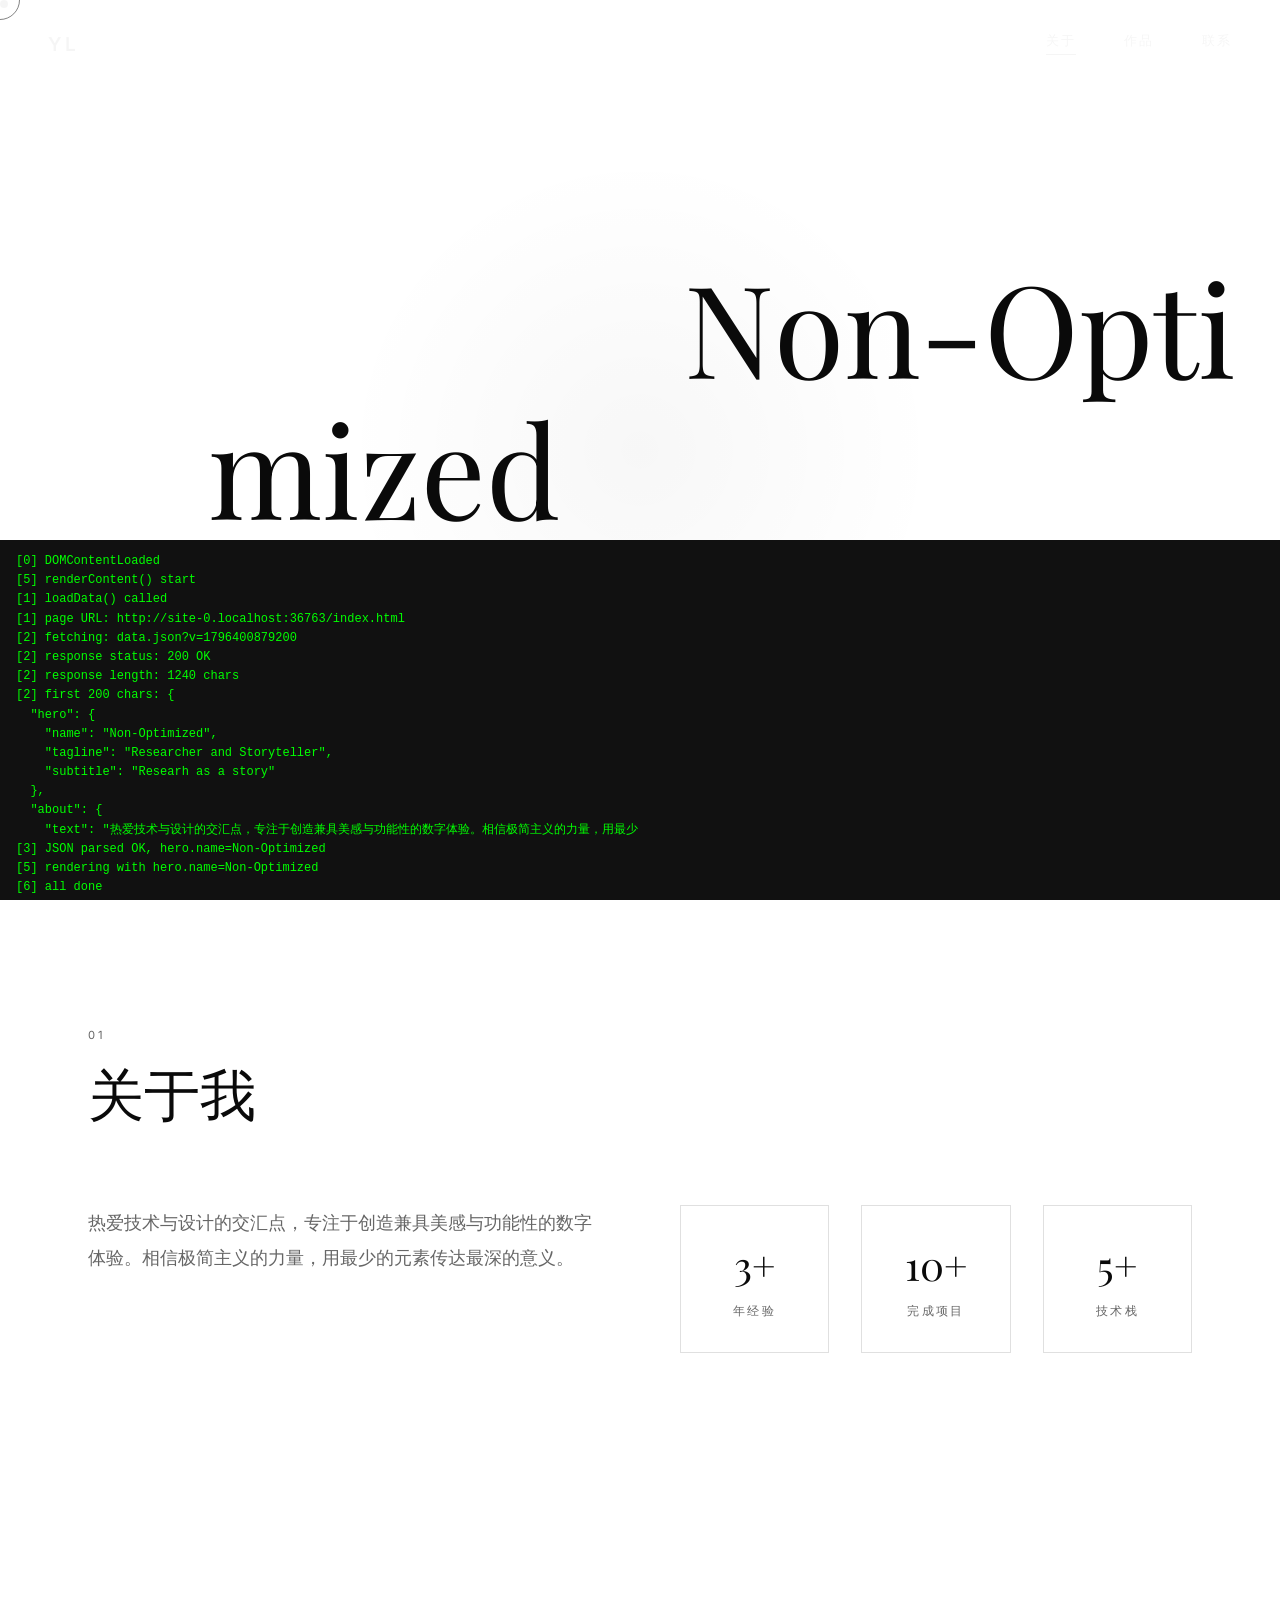
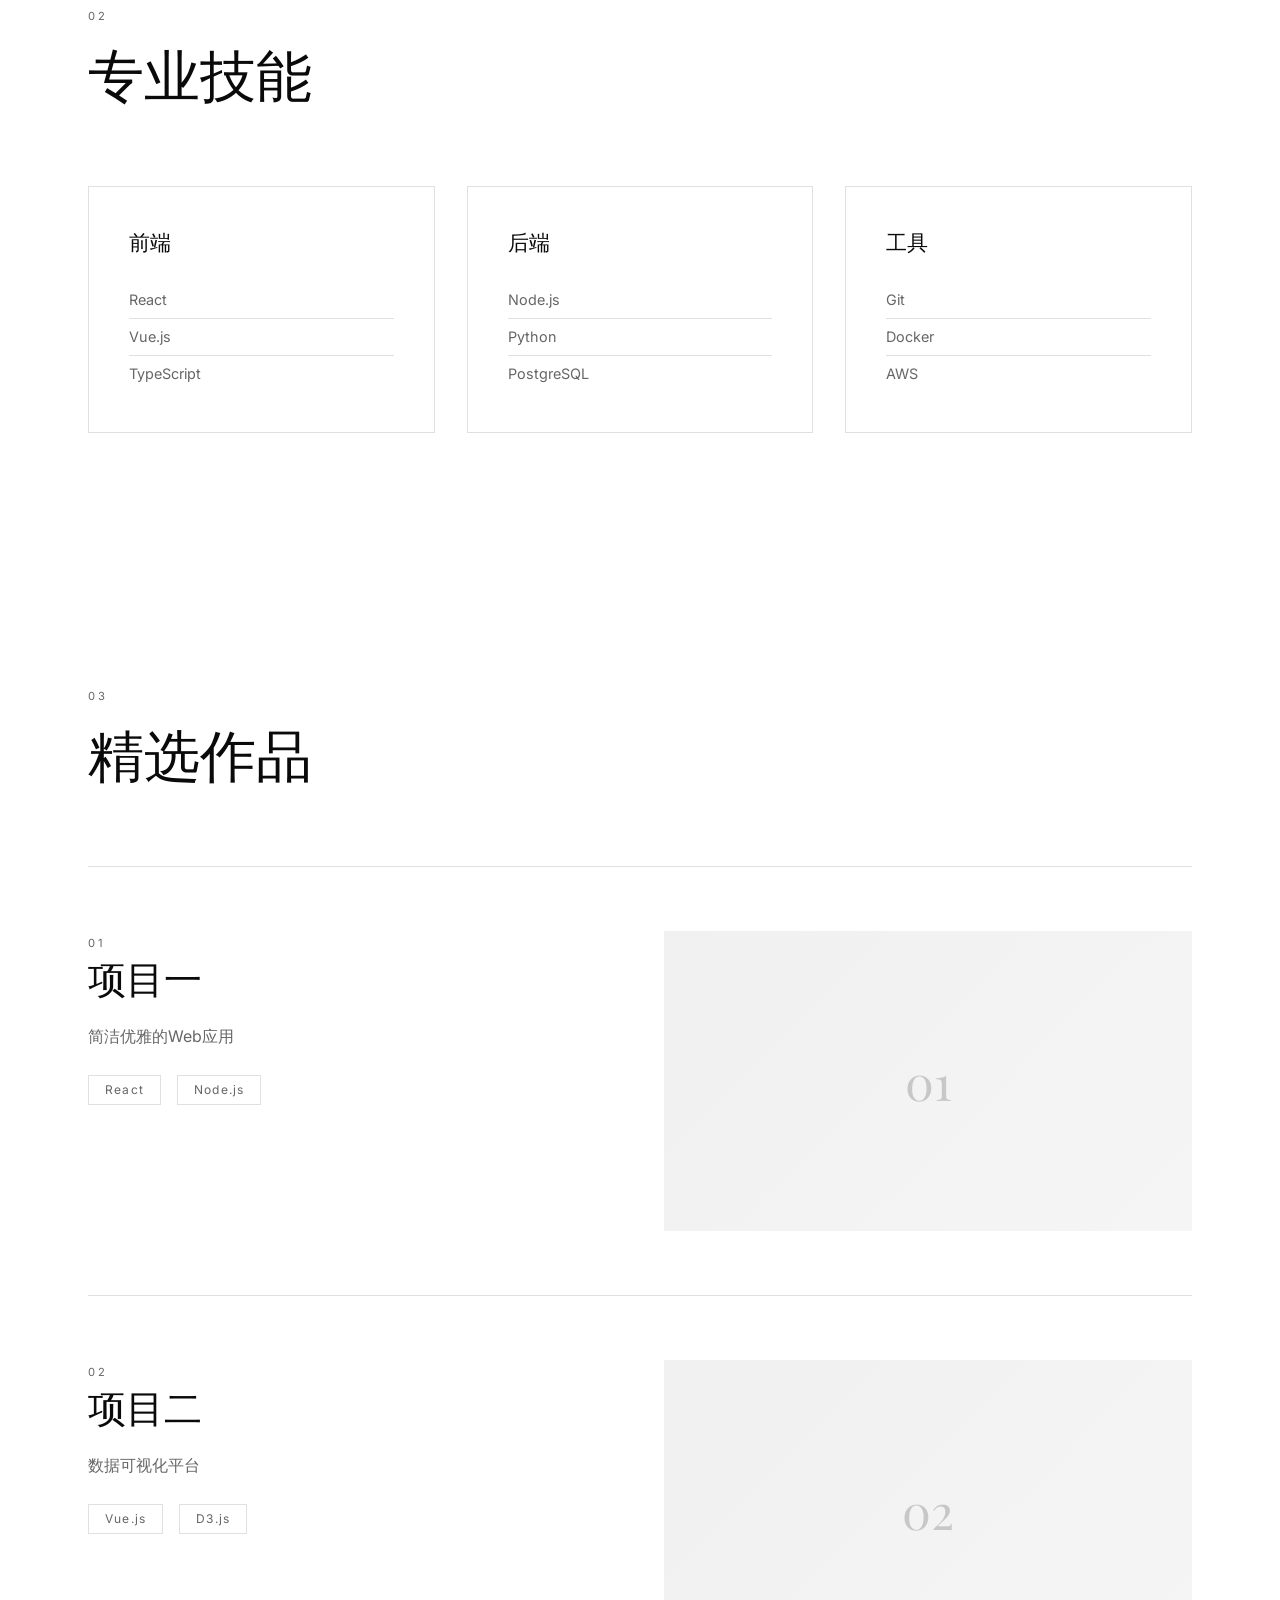
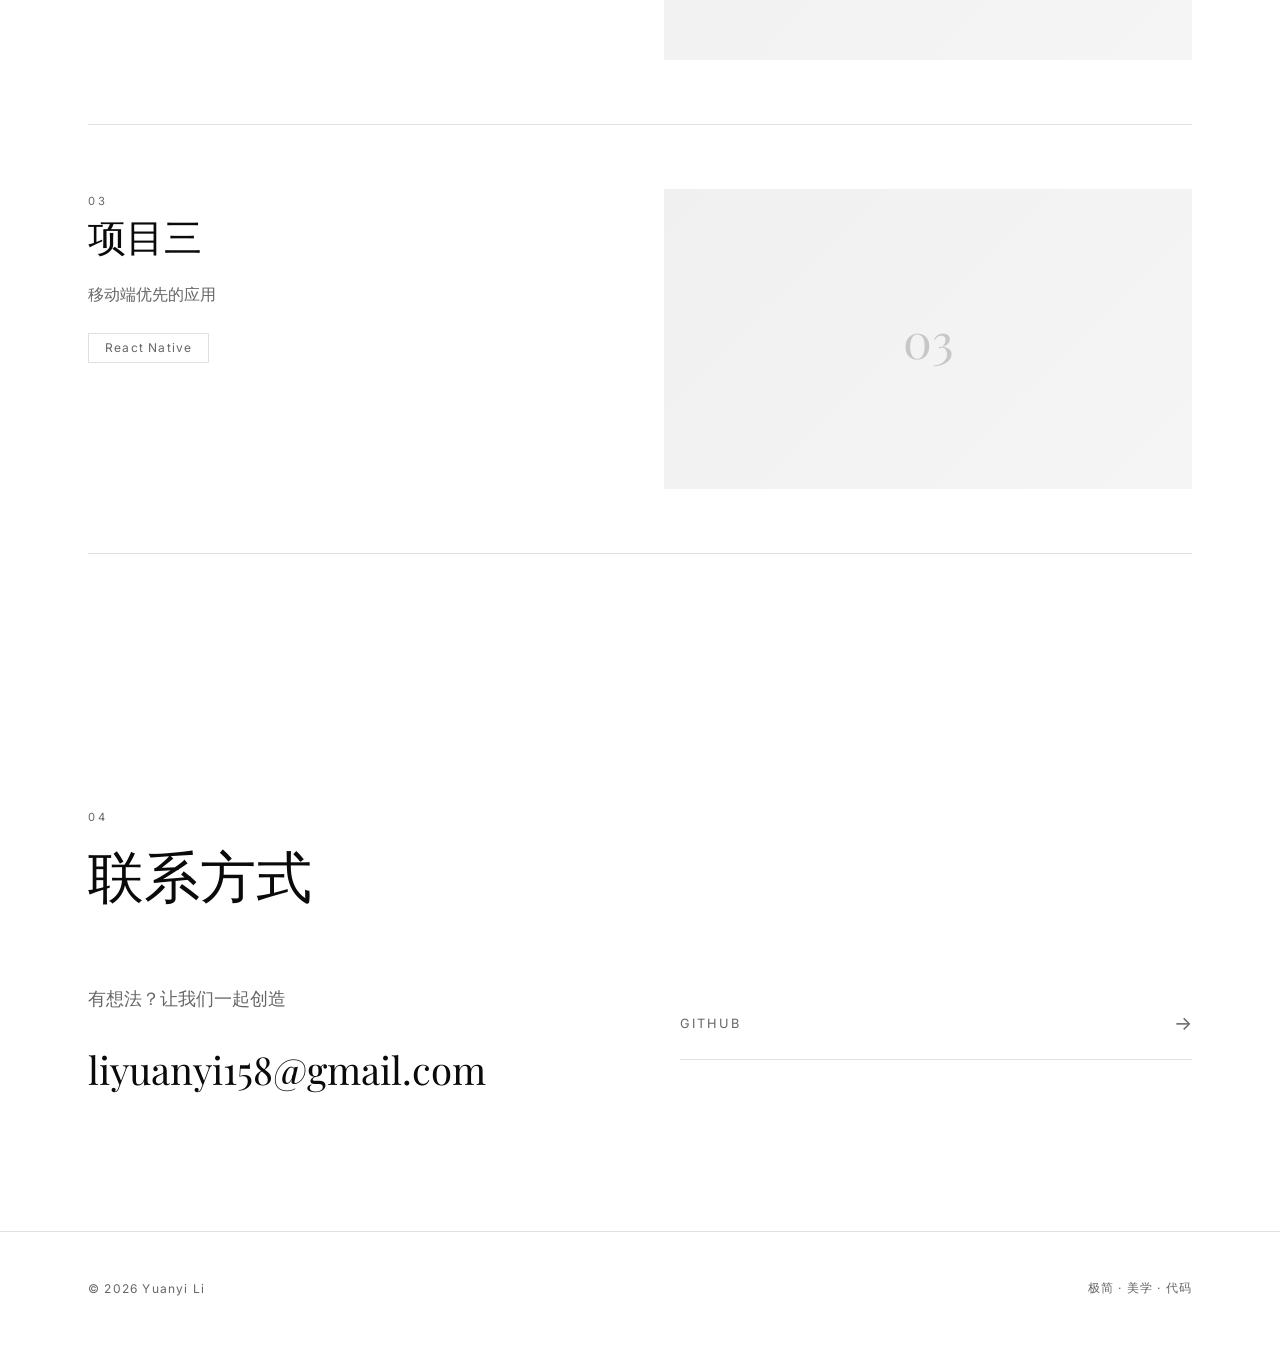
<file: index.html>
<!DOCTYPE html>
<html lang="zh-CN">
<head>
    <meta charset="UTF-8">
    <meta name="viewport" content="width=device-width, initial-scale=1.0">
    <title>Yuanyi Li - Creative Developer</title>
    <link rel="stylesheet" href="style.css">
    <link rel="preconnect" href="https://fonts.googleapis.com">
    <link rel="preconnect" href="https://fonts.gstatic.com" crossorigin>
    <link href="https://fonts.googleapis.com/css2?family=Playfair+Display:ital,wght@0,400;0,700;1,400&family=Inter:wght@300;400;500;600&display=swap" rel="stylesheet">
</head>
<body>
    <!-- Loader -->
    <div class="loader" id="loader">
        <div class="loader-content">
            <div class="loader-line"></div>
            <span class="loader-text">LOADING</span>
        </div>
    </div>

    <!-- Custom Cursor -->
    <div class="cursor" id="cursor"></div>
    <div class="cursor-follower" id="cursorFollower"></div>

    <!-- Navigation -->
    <nav class="nav" id="nav">
        <a href="#" class="nav-logo" data-cursor="link">YL</a>
        <div class="nav-links">
            <a href="#about" data-cursor="link">关于</a>
            <a href="#work" data-cursor="link">作品</a>
            <a href="#contact" data-cursor="link">联系</a>
        </div>
        <button class="nav-menu-btn" id="menuBtn" data-cursor="link">
            <span></span>
            <span></span>
        </button>
    </nav>

    <!-- Mobile Menu -->
    <div class="mobile-menu" id="mobileMenu">
        <div class="mobile-menu-links">
            <a href="#about" data-cursor="link">关于</a>
            <a href="#work" data-cursor="link">作品</a>
            <a href="#contact" data-cursor="link">联系</a>
        </div>
    </div>

    <!-- Hero Section -->
    <section class="hero" id="hero">
        <div class="hero-bg-letters" id="heroBgLetters"></div>
        <div class="hero-content">
            <div class="hero-text">
                <h1 class="hero-title" data-animate="text">
                    <span class="hero-title-line" id="heroName">Yuanyi Li</span>
                </h1>
                <p class="hero-tagline" id="heroTagline" data-animate="fade">Creative Developer</p>
            </div>
            <div class="hero-subtitle" id="heroSubtitle" data-animate="fade">
                用代码创造美学体验
            </div>
        </div>
        <div class="hero-scroll" data-animate="fade">
            <span>SCROLL</span>
            <div class="scroll-line"></div>
        </div>
    </section>

    <!-- About Section -->
    <section class="section about" id="about">
        <div class="container">
            <div class="section-header">
                <span class="section-number" data-animate="fade">01</span>
                <h2 class="section-title" data-animate="text">关于我</h2>
            </div>
            <div class="about-content">
                <div class="about-text" data-animate="slide">
                    <p id="aboutText">热爱技术与设计的交汇点，专注于创造兼具美感与功能性的数字体验。相信极简主义的力量，用最少的元素传达最深的意义。</p>
                </div>
                <div class="about-stats" id="aboutStats" data-animate="fade">
                    <!-- Dynamic stats -->
                </div>
            </div>
        </div>
    </section>

    <!-- Skills Section -->
    <section class="section skills" id="skills">
        <div class="container">
            <div class="section-header">
                <span class="section-number" data-animate="fade">02</span>
                <h2 class="section-title" data-animate="text">专业技能</h2>
            </div>
            <div class="skills-grid" id="skillsGrid">
                <!-- Dynamic skills -->
            </div>
        </div>
    </section>

    <!-- Projects Section -->
    <section class="section projects" id="work">
        <div class="container">
            <div class="section-header">
                <span class="section-number" data-animate="fade">03</span>
                <h2 class="section-title" data-animate="text">精选作品</h2>
            </div>
            <div class="projects-list" id="projectsList">
                <!-- Dynamic projects -->
            </div>
        </div>
    </section>

    <!-- Contact Section -->
    <section class="section contact" id="contact">
        <div class="container">
            <div class="section-header">
                <span class="section-number" data-animate="fade">04</span>
                <h2 class="section-title" data-animate="text">联系方式</h2>
            </div>
            <div class="contact-content">
                <div class="contact-info" data-animate="slide">
                    <p>有想法？让我们一起创造</p>
                    <a href="mailto:" class="contact-email" id="contactEmail" data-cursor="link">your-email@example.com</a>
                </div>
                <div class="contact-social" id="contactSocial" data-animate="fade">
                    <!-- Dynamic social links -->
                </div>
            </div>
        </div>
    </section>

    <!-- Debug Panel (remove after fixing) -->
    <div id="debugPanel" style="position:fixed;bottom:0;left:0;right:0;background:#111;color:#0f0;font:12px/1.6 monospace;padding:12px 16px;z-index:99999;max-height:40vh;overflow:auto;white-space:pre-wrap;word-break:break-all;"></div>

    <!-- Footer -->
    <footer class="footer">
        <div class="container">
            <div class="footer-content">
                <span>&copy; 2026 Yuanyi Li</span>
                <span>极简 · 美学 · 代码</span>
            </div>
        </div>
    </footer>

    <script src="script.js"></script>
</body>
</html>
</file>
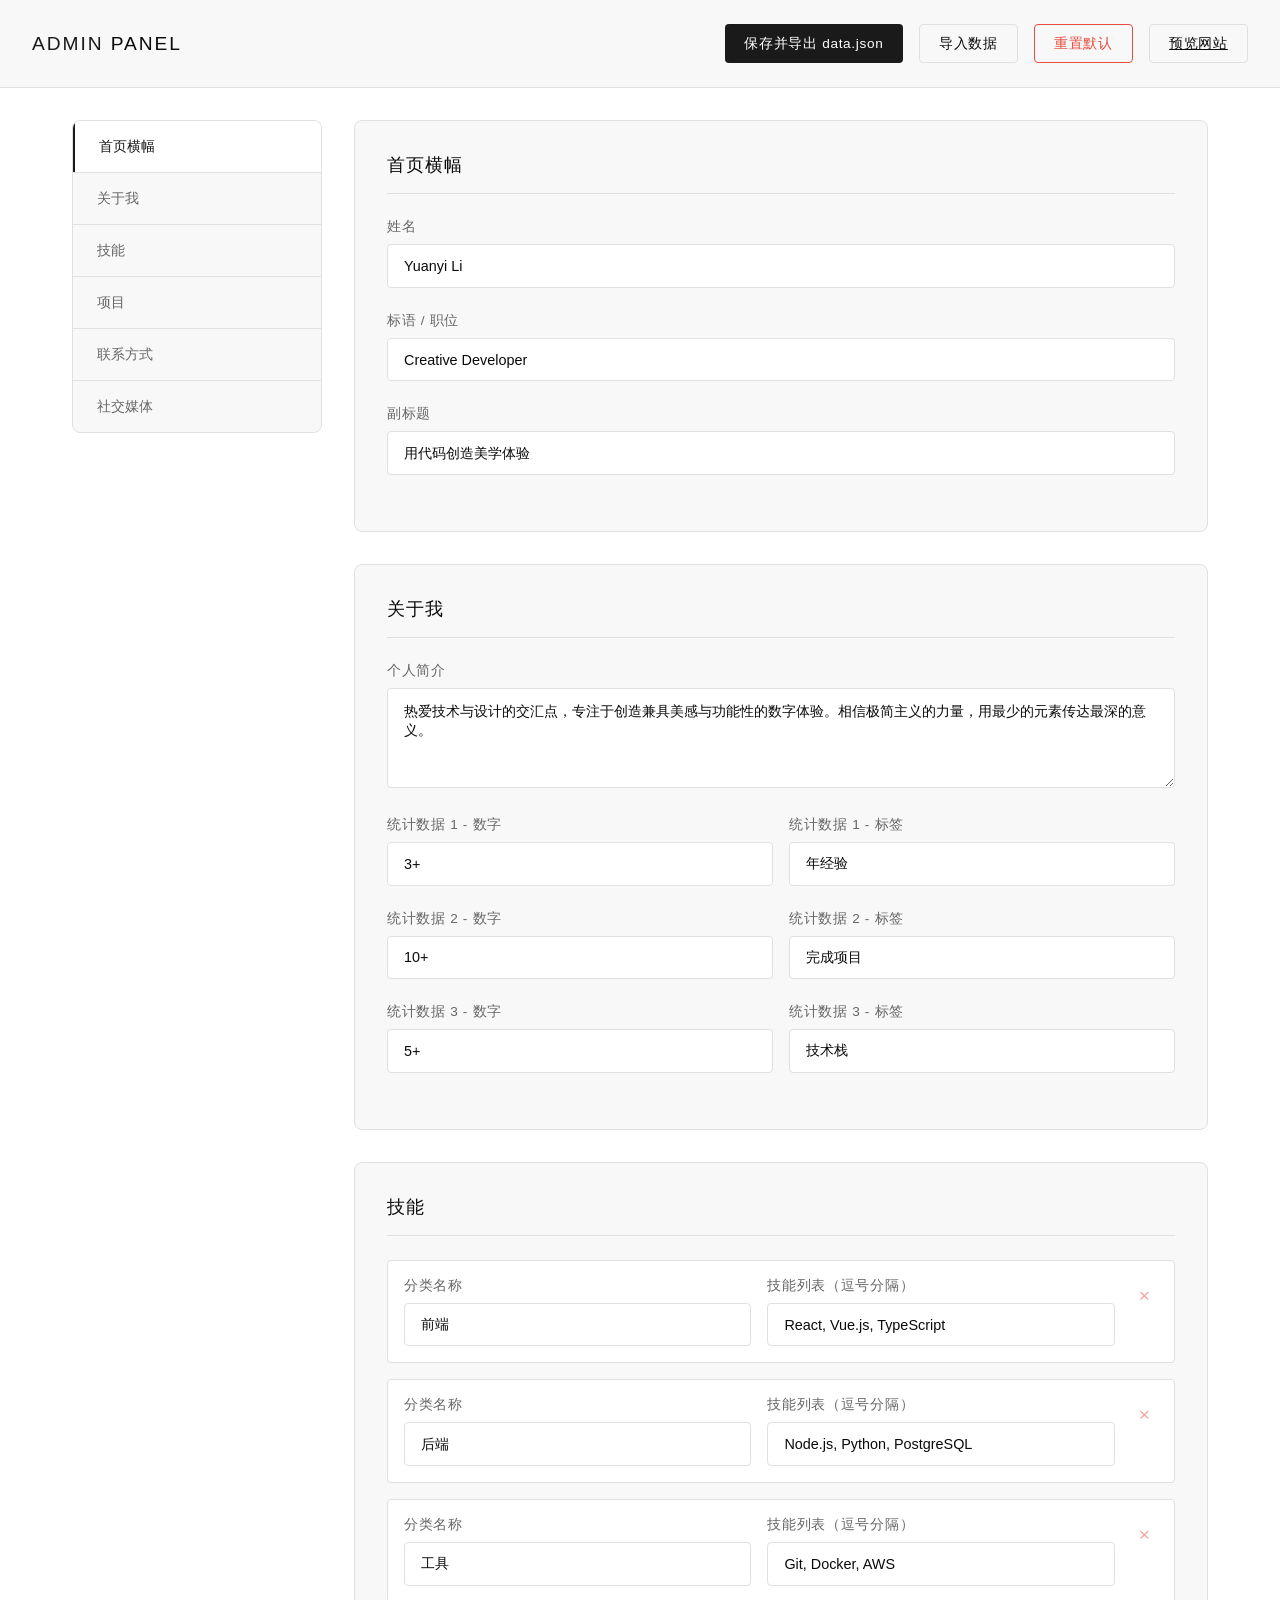
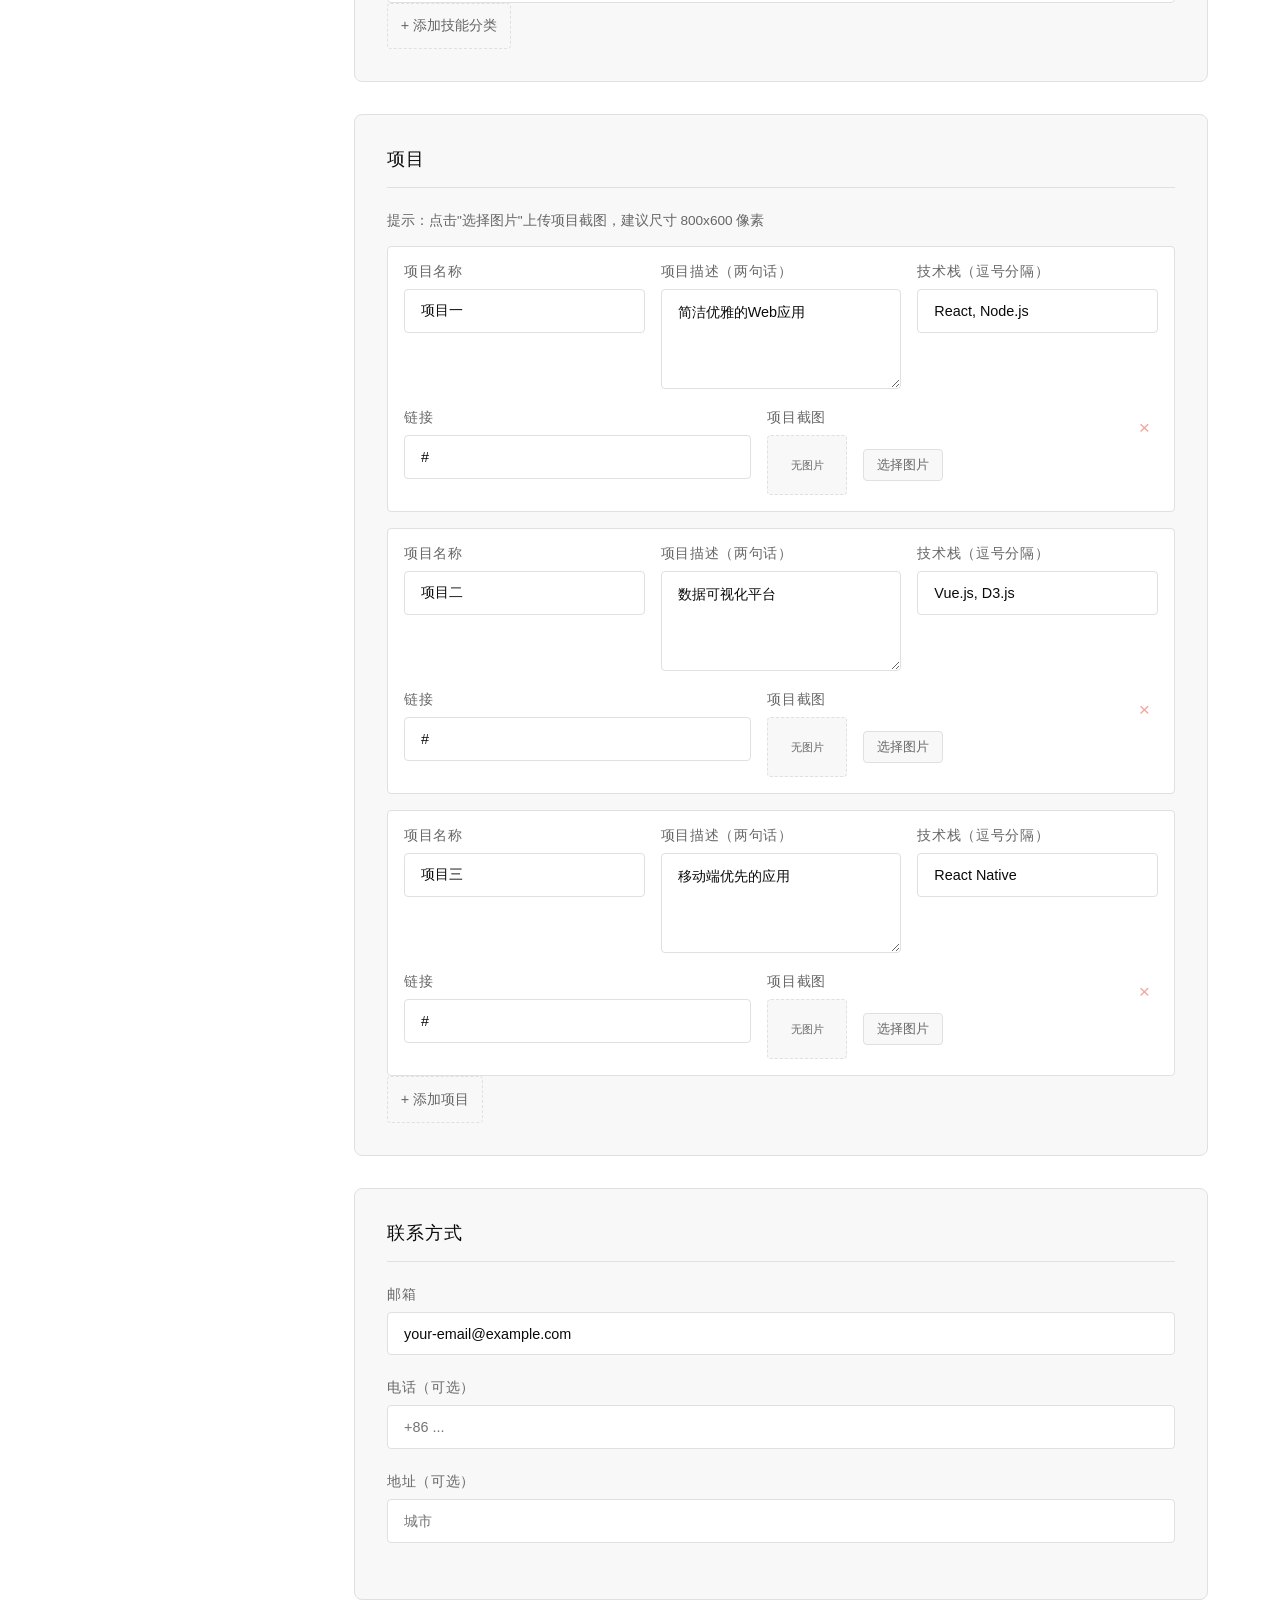
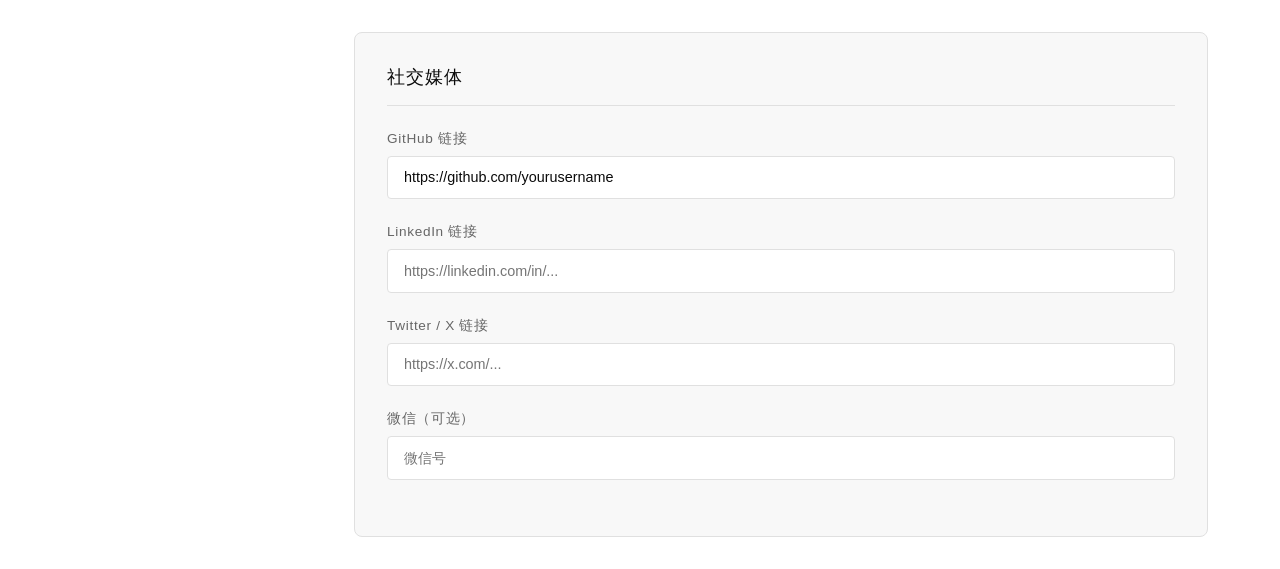
<file: admin.html>
<!DOCTYPE html>
<html lang="zh-CN">
<head>
    <meta charset="UTF-8">
    <meta name="viewport" content="width=device-width, initial-scale=1.0">
    <title>后台管理 - 个人网站</title>
    <style>
        * {
            margin: 0;
            padding: 0;
            box-sizing: border-box;
        }

        :root {
            --primary: #1a1a1a;
            --bg: #ffffff;
            --bg-card: #f8f8f8;
            --border: #e0e0e0;
            --text: #0a0a0a;
            --text-muted: #666;
        }

        body {
            font-family: -apple-system, BlinkMacSystemFont, 'Segoe UI', sans-serif;
            background: var(--bg);
            color: var(--text);
            min-height: 100vh;
        }

        .admin-header {
            background: var(--bg-card);
            border-bottom: 1px solid var(--border);
            padding: 1.5rem 2rem;
            display: flex;
            justify-content: space-between;
            align-items: center;
            position: sticky;
            top: 0;
            z-index: 100;
        }

        .admin-header h1 {
            font-size: 1.2rem;
            font-weight: 500;
            letter-spacing: 0.1em;
        }

        .admin-header h1 span {
            color: var(--primary);
        }

        .header-actions {
            display: flex;
            gap: 1rem;
        }

        .btn {
            padding: 0.6rem 1.2rem;
            border: none;
            border-radius: 4px;
            cursor: pointer;
            font-size: 0.85rem;
            font-weight: 500;
            transition: all 0.3s;
            letter-spacing: 0.05em;
        }

        .btn-primary {
            background: var(--primary);
            color: var(--bg);
        }

        .btn-primary:hover {
            background: #333;
        }

        .btn-secondary {
            background: transparent;
            color: var(--text);
            border: 1px solid var(--border);
        }

        .btn-secondary:hover {
            border-color: var(--primary);
            color: var(--primary);
        }

        .btn-danger {
            background: transparent;
            color: #e74c3c;
            border: 1px solid #e74c3c;
        }

        .btn-danger:hover {
            background: #e74c3c;
            color: white;
        }

        .admin-container {
            max-width: 1200px;
            margin: 0 auto;
            padding: 2rem;
            display: grid;
            grid-template-columns: 250px 1fr;
            gap: 2rem;
        }

        .sidebar {
            position: sticky;
            top: 100px;
            height: fit-content;
        }

        .nav-menu {
            list-style: none;
            background: var(--bg-card);
            border: 1px solid var(--border);
            border-radius: 8px;
            overflow: hidden;
        }

        .nav-menu li {
            border-bottom: 1px solid var(--border);
        }

        .nav-menu li:last-child {
            border-bottom: none;
        }

        .nav-menu a {
            display: block;
            padding: 1rem 1.5rem;
            color: var(--text-muted);
            text-decoration: none;
            transition: all 0.3s;
            font-size: 0.9rem;
        }

        .nav-menu a:hover,
        .nav-menu a.active {
            background: var(--bg);
            color: var(--primary);
            border-left: 2px solid var(--primary);
        }

        .main-content {
            display: flex;
            flex-direction: column;
            gap: 2rem;
        }

        .section-card {
            background: var(--bg-card);
            border: 1px solid var(--border);
            border-radius: 8px;
            padding: 2rem;
        }

        .section-card h2 {
            font-size: 1.1rem;
            font-weight: 500;
            margin-bottom: 1.5rem;
            padding-bottom: 1rem;
            border-bottom: 1px solid var(--border);
            letter-spacing: 0.05em;
        }

        .form-group {
            margin-bottom: 1.5rem;
        }

        .form-group label {
            display: block;
            margin-bottom: 0.5rem;
            color: var(--text-muted);
            font-size: 0.85rem;
            letter-spacing: 0.05em;
        }

        .form-group input,
        .form-group textarea {
            width: 100%;
            padding: 0.8rem 1rem;
            background: var(--bg);
            border: 1px solid var(--border);
            border-radius: 4px;
            color: var(--text);
            font-family: inherit;
            font-size: 0.9rem;
            transition: border-color 0.3s;
        }

        .form-group input:focus,
        .form-group textarea:focus {
            outline: none;
            border-color: var(--primary);
            box-shadow: 0 0 0 2px rgba(26, 26, 26, 0.1);
        }

        .form-group textarea {
            resize: vertical;
            min-height: 100px;
        }

        .form-row {
            display: grid;
            grid-template-columns: 1fr 1fr;
            gap: 1rem;
        }

        .list-editor {
            display: flex;
            flex-direction: column;
            gap: 1rem;
        }

        .list-item {
            display: flex;
            gap: 1rem;
            align-items: start;
            padding: 1rem;
            background: var(--bg);
            border-radius: 4px;
            border: 1px solid var(--border);
            flex-wrap: wrap;
        }

        .list-item .form-group {
            flex: 1;
            margin-bottom: 0;
            min-width: 200px;
        }

        .list-item .btn-remove {
            padding: 0.5rem;
            background: none;
            border: none;
            color: #e74c3c;
            cursor: pointer;
            font-size: 1.2rem;
            opacity: 0.5;
            transition: opacity 0.3s;
        }

        .list-item .btn-remove:hover {
            opacity: 1;
        }

        .image-upload {
            display: flex;
            align-items: center;
            gap: 1rem;
            margin-top: 0.5rem;
        }

        .image-upload .preview {
            width: 80px;
            height: 60px;
            background: var(--bg-card);
            border: 1px dashed var(--border);
            border-radius: 4px;
            display: flex;
            align-items: center;
            justify-content: center;
            overflow: hidden;
            font-size: 0.7rem;
            color: var(--text-muted);
        }

        .image-upload .preview img {
            width: 100%;
            height: 100%;
            object-fit: cover;
        }

        .image-upload input[type="file"] {
            display: none;
        }

        .image-upload .btn-upload {
            padding: 0.4rem 0.8rem;
            background: var(--bg-card);
            border: 1px solid var(--border);
            border-radius: 4px;
            color: var(--text-muted);
            cursor: pointer;
            font-size: 0.8rem;
            transition: all 0.3s;
        }

        .image-upload .btn-upload:hover {
            border-color: var(--primary);
            color: var(--primary);
        }

        .btn-add {
            padding: 0.8rem;
            background: transparent;
            border: 1px dashed var(--border);
            border-radius: 4px;
            color: var(--text-muted);
            cursor: pointer;
            transition: all 0.3s;
            font-size: 0.9rem;
        }

        .btn-add:hover {
            border-color: var(--primary);
            color: var(--primary);
        }

        .btn-add:hover {
            border-color: var(--primary);
            color: var(--primary);
        }

        .preview-link {
            display: inline-flex;
            align-items: center;
            gap: 0.5rem;
            color: var(--primary);
            text-decoration: none;
            font-size: 0.9rem;
            margin-top: 1rem;
        }

        .preview-link:hover {
            text-decoration: underline;
        }

        .toast {
            position: fixed;
            bottom: 2rem;
            right: 2rem;
            background: var(--primary);
            color: var(--bg);
            padding: 1rem 2rem;
            border-radius: 4px;
            font-size: 0.9rem;
            transform: translateY(100px);
            opacity: 0;
            transition: all 0.3s;
            z-index: 1000;
            box-shadow: 0 4px 12px rgba(0,0,0,0.15);
        }

        .toast.show {
            transform: translateY(0);
            opacity: 1;
        }

        @media (max-width: 768px) {
            .admin-container {
                grid-template-columns: 1fr;
            }

            .sidebar {
                position: static;
            }

            .nav-menu {
                display: flex;
                overflow-x: auto;
            }

            .nav-menu li {
                border-bottom: none;
                border-right: 1px solid var(--border);
            }

            .nav-menu a {
                white-space: nowrap;
                padding: 0.8rem 1.2rem;
            }

            .form-row {
                grid-template-columns: 1fr;
            }

            .list-item {
                flex-direction: column;
            }

            .list-item .form-group {
                width: 100%;
            }
        }
    </style>
</head>
<body>
    <header class="admin-header">
        <h1><span>ADMIN</span> PANEL</h1>
        <div class="header-actions">
            <button class="btn btn-primary" onclick="deployData()">保存并导出 data.json</button>
            <button class="btn btn-secondary" onclick="importData()">导入数据</button>
            <button class="btn btn-danger" onclick="resetData()">重置默认</button>
            <a href="index.html" class="btn btn-secondary" target="_blank">预览网站</a>
        </div>
    </header>

    <div class="admin-container">
        <aside class="sidebar">
            <ul class="nav-menu">
                <li><a href="#hero" class="active">首页横幅</a></li>
                <li><a href="#about">关于我</a></li>
                <li><a href="#skills">技能</a></li>
                <li><a href="#projects">项目</a></li>
                <li><a href="#contact">联系方式</a></li>
                <li><a href="#social">社交媒体</a></li>
            </ul>
        </aside>

        <main class="main-content">
            <!-- Hero Section -->
            <section id="hero" class="section-card">
                <h2>首页横幅</h2>
                <div class="form-group">
                    <label>姓名</label>
                    <input type="text" id="heroName" placeholder="你的名字">
                </div>
                <div class="form-group">
                    <label>标语 / 职位</label>
                    <input type="text" id="heroTagline" placeholder="一句话介绍">
                </div>
                <div class="form-group">
                    <label>副标题</label>
                    <input type="text" id="heroSubtitle" placeholder="补充说明">
                </div>
            </section>

            <!-- About Section -->
            <section id="about" class="section-card">
                <h2>关于我</h2>
                <div class="form-group">
                    <label>个人简介</label>
                    <textarea id="aboutText" rows="4" placeholder="介绍一下你自己"></textarea>
                </div>
                <div class="form-row">
                    <div class="form-group">
                        <label>统计数据 1 - 数字</label>
                        <input type="text" id="stat1Number" placeholder="3+">
                    </div>
                    <div class="form-group">
                        <label>统计数据 1 - 标签</label>
                        <input type="text" id="stat1Label" placeholder="年经验">
                    </div>
                </div>
                <div class="form-row">
                    <div class="form-group">
                        <label>统计数据 2 - 数字</label>
                        <input type="text" id="stat2Number" placeholder="10+">
                    </div>
                    <div class="form-group">
                        <label>统计数据 2 - 标签</label>
                        <input type="text" id="stat2Label" placeholder="完成项目">
                    </div>
                </div>
                <div class="form-row">
                    <div class="form-group">
                        <label>统计数据 3 - 数字</label>
                        <input type="text" id="stat3Number" placeholder="5+">
                    </div>
                    <div class="form-group">
                        <label>统计数据 3 - 标签</label>
                        <input type="text" id="stat3Label" placeholder="技术栈">
                    </div>
                </div>
            </section>

            <!-- Skills Section -->
            <section id="skills" class="section-card">
                <h2>技能</h2>
                <div id="skillsList" class="list-editor">
                    <!-- Dynamic content -->
                </div>
                <button class="btn-add" onclick="addSkill()">+ 添加技能分类</button>
            </section>

            <!-- Projects Section -->
            <section id="projects" class="section-card">
                <h2>项目</h2>
                <p style="color: var(--text-muted); margin-bottom: 1rem; font-size: 0.85rem;">
                    提示：点击"选择图片"上传项目截图，建议尺寸 800x600 像素
                </p>
                <div id="projectsList" class="list-editor">
                    <!-- Dynamic content -->
                </div>
                <button class="btn-add" onclick="addProject()">+ 添加项目</button>
            </section>

            <!-- Contact Section -->
            <section id="contact" class="section-card">
                <h2>联系方式</h2>
                <div class="form-group">
                    <label>邮箱</label>
                    <input type="email" id="contactEmail" placeholder="your@email.com">
                </div>
                <div class="form-group">
                    <label>电话（可选）</label>
                    <input type="tel" id="contactPhone" placeholder="+86 ...">
                </div>
                <div class="form-group">
                    <label>地址（可选）</label>
                    <input type="text" id="contactAddress" placeholder="城市">
                </div>
            </section>

            <!-- Social Section -->
            <section id="social" class="section-card">
                <h2>社交媒体</h2>
                <div class="form-group">
                    <label>GitHub 链接</label>
                    <input type="url" id="socialGithub" placeholder="https://github.com/...">
                </div>
                <div class="form-group">
                    <label>LinkedIn 链接</label>
                    <input type="url" id="socialLinkedin" placeholder="https://linkedin.com/in/...">
                </div>
                <div class="form-group">
                    <label>Twitter / X 链接</label>
                    <input type="url" id="socialTwitter" placeholder="https://x.com/...">
                </div>
                <div class="form-group">
                    <label>微信（可选）</label>
                    <input type="text" id="socialWechat" placeholder="微信号">
                </div>
            </section>
        </main>
    </div>

    <div class="toast" id="toast">保存成功</div>

    <script>
        // Default data
        const defaultData = {
            hero: {
                name: "Yuanyi Li",
                tagline: "Creative Developer",
                subtitle: "用代码创造美学体验"
            },
            about: {
                text: "热爱技术与设计的交汇点，专注于创造兼具美感与功能性的数字体验。相信极简主义的力量，用最少的元素传达最深的意义。",
                stats: [
                    { number: "3+", label: "年经验" },
                    { number: "10+", label: "完成项目" },
                    { number: "5+", label: "技术栈" }
                ]
            },
            skills: [
                { title: "前端", items: "React, Vue.js, TypeScript" },
                { title: "后端", items: "Node.js, Python, PostgreSQL" },
                { title: "工具", items: "Git, Docker, AWS" }
            ],
            projects: [
                { name: "项目一", desc: "简洁优雅的Web应用", tech: "React, Node.js", link: "#" },
                { name: "项目二", desc: "数据可视化平台", tech: "Vue.js, D3.js", link: "#" },
                { name: "项目三", desc: "移动端优先的应用", tech: "React Native", link: "#" }
            ],
            contact: {
                email: "your-email@example.com",
                phone: "",
                address: ""
            },
            social: {
                github: "https://github.com/yourusername",
                linkedin: "",
                twitter: "",
                wechat: ""
            }
        };

        // Load data from localStorage
        function loadData() {
            const saved = localStorage.getItem('siteData');
            return saved ? JSON.parse(saved) : { ...defaultData };
        }

        // Save data to localStorage
        function saveData(data) {
            localStorage.setItem('siteData', JSON.stringify(data));
            showToast('保存成功');
        }

        // Show toast notification
        function showToast(message) {
            const toast = document.getElementById('toast');
            toast.textContent = message;
            toast.classList.add('show');
            setTimeout(() => toast.classList.remove('show'), 2000);
        }

        // Populate form with data
        function populateForm(data) {
            // Hero
            document.getElementById('heroName').value = data.hero.name;
            document.getElementById('heroTagline').value = data.hero.tagline;
            document.getElementById('heroSubtitle').value = data.hero.subtitle;

            // About
            document.getElementById('aboutText').value = data.about.text;
            document.getElementById('stat1Number').value = data.about.stats[0].number;
            document.getElementById('stat1Label').value = data.about.stats[0].label;
            document.getElementById('stat2Number').value = data.about.stats[1].number;
            document.getElementById('stat2Label').value = data.about.stats[1].label;
            document.getElementById('stat3Number').value = data.about.stats[2].number;
            document.getElementById('stat3Label').value = data.about.stats[2].label;

            // Contact
            document.getElementById('contactEmail').value = data.contact.email;
            document.getElementById('contactPhone').value = data.contact.phone;
            document.getElementById('contactAddress').value = data.contact.address;

            // Social
            document.getElementById('socialGithub').value = data.social.github;
            document.getElementById('socialLinkedin').value = data.social.linkedin;
            document.getElementById('socialTwitter').value = data.social.twitter;
            document.getElementById('socialWechat').value = data.social.wechat;

            // Skills
            renderSkills(data.skills);

            // Projects
            renderProjects(data.projects);
        }

        // Render skills list
        function renderSkills(skills) {
            const container = document.getElementById('skillsList');
            container.innerHTML = skills.map((skill, i) => `
                <div class="list-item">
                    <div class="form-group">
                        <label>分类名称</label>
                        <input type="text" value="${skill.title}" onchange="updateSkill(${i}, 'title', this.value)">
                    </div>
                    <div class="form-group">
                        <label>技能列表（逗号分隔）</label>
                        <input type="text" value="${skill.items}" onchange="updateSkill(${i}, 'items', this.value)">
                    </div>
                    <button class="btn-remove" onclick="removeSkill(${i})">&times;</button>
                </div>
            `).join('');
        }

        // Render projects list
        function renderProjects(projects) {
            const container = document.getElementById('projectsList');
            container.innerHTML = projects.map((project, i) => `
                <div class="list-item">
                    <div class="form-group">
                        <label>项目名称</label>
                        <input type="text" value="${project.name}" onchange="updateProject(${i}, 'name', this.value)">
                    </div>
                    <div class="form-group">
                        <label>项目描述（两句话）</label>
                        <textarea rows="2" onchange="updateProject(${i}, 'desc', this.value)">${project.desc}</textarea>
                    </div>
                    <div class="form-group">
                        <label>技术栈（逗号分隔）</label>
                        <input type="text" value="${project.tech}" onchange="updateProject(${i}, 'tech', this.value)">
                    </div>
                    <div class="form-group">
                        <label>链接</label>
                        <input type="url" value="${project.link}" onchange="updateProject(${i}, 'link', this.value)">
                    </div>
                    <div class="form-group">
                        <label>项目截图</label>
                        <div class="image-upload">
                            <div class="preview" id="preview-${i}">
                                ${project.image ? `<img src="${project.image}" alt="预览">` : '无图片'}
                            </div>
                            <button class="btn-upload" onclick="document.getElementById('file-${i}').click()">选择图片</button>
                            <input type="file" id="file-${i}" accept="image/*" onchange="handleImageUpload(${i}, this)">
                            ${project.image ? `<button class="btn-upload" onclick="removeImage(${i})">删除图片</button>` : ''}
                        </div>
                    </div>
                    <button class="btn-remove" onclick="removeProject(${i})">&times;</button>
                </div>
            `).join('');
        }

        // Handle image upload
        function handleImageUpload(index, input) {
            const file = input.files[0];
            if (!file) return;

            const reader = new FileReader();
            reader.onload = (e) => {
                const data = loadData();
                data.projects[index].image = e.target.result;
                saveData(data);
                renderProjects(data.projects);
            };
            reader.readAsDataURL(file);
        }

        // Remove image
        function removeImage(index) {
            const data = loadData();
            data.projects[index].image = '';
            saveData(data);
            renderProjects(data.projects);
        }

        // Update skill
        function updateSkill(index, field, value) {
            const data = loadData();
            data.skills[index][field] = value;
            saveData(data);
        }

        // Add skill
        function addSkill() {
            const data = loadData();
            data.skills.push({ title: "新分类", items: "技能1, 技能2" });
            saveData(data);
            renderSkills(data.skills);
        }

        // Remove skill
        function removeSkill(index) {
            const data = loadData();
            data.skills.splice(index, 1);
            saveData(data);
            renderSkills(data.skills);
        }

        // Update project
        function updateProject(index, field, value) {
            const data = loadData();
            data.projects[index][field] = value;
            saveData(data);
        }

        // Add project
        function addProject() {
            const data = loadData();
            data.projects.push({ name: "新项目", desc: "项目描述", tech: "技术栈", link: "#" });
            saveData(data);
            renderProjects(data.projects);
        }

        // Remove project
        function removeProject(index) {
            const data = loadData();
            data.projects.splice(index, 1);
            saveData(data);
            renderProjects(data.projects);
        }

        // Collect all form data
        function collectFormData() {
            const data = {
                hero: {
                    name: document.getElementById('heroName').value,
                    tagline: document.getElementById('heroTagline').value,
                    subtitle: document.getElementById('heroSubtitle').value
                },
                about: {
                    text: document.getElementById('aboutText').value,
                    stats: [
                        { number: document.getElementById('stat1Number').value, label: document.getElementById('stat1Label').value },
                        { number: document.getElementById('stat2Number').value, label: document.getElementById('stat2Label').value },
                        { number: document.getElementById('stat3Number').value, label: document.getElementById('stat3Label').value }
                    ]
                },
                skills: loadData().skills,
                projects: loadData().projects,
                contact: {
                    email: document.getElementById('contactEmail').value,
                    phone: document.getElementById('contactPhone').value,
                    address: document.getElementById('contactAddress').value
                },
                social: {
                    github: document.getElementById('socialGithub').value,
                    linkedin: document.getElementById('socialLinkedin').value,
                    twitter: document.getElementById('socialTwitter').value,
                    wechat: document.getElementById('socialWechat').value
                }
            };
            return data;
        }

        // Auto-save on input change
        document.querySelectorAll('input, textarea').forEach(input => {
            input.addEventListener('change', () => {
                const data = collectFormData();
                saveData(data);
            });
        });

        // Deploy: save to localStorage and export data.json
        function deployData() {
            const data = collectFormData();
            saveData(data);
            const blob = new Blob([JSON.stringify(data, null, 2)], { type: 'application/json' });
            const url = URL.createObjectURL(blob);
            const a = document.createElement('a');
            a.href = url;
            a.download = 'data.json';
            a.click();
            URL.revokeObjectURL(url);
            showToast('已导出 data.json，请替换项目中的文件后重新部署');
        }

        // Import data
        function importData() {
            const input = document.createElement('input');
            input.type = 'file';
            input.accept = '.json';
            input.onchange = (e) => {
                const file = e.target.files[0];
                const reader = new FileReader();
                reader.onload = (event) => {
                    try {
                        const data = JSON.parse(event.target.result);
                        saveData(data);
                        populateForm(data);
                        showToast('数据已导入');
                    } catch (err) {
                        showToast('导入失败：文件格式错误');
                    }
                };
                reader.readAsText(file);
            };
            input.click();
        }

        // Reset data
        function resetData() {
            if (confirm('确定要重置所有数据为默认值吗？')) {
                saveData(defaultData);
                populateForm(defaultData);
                showToast('已重置为默认值');
            }
        }

        // Smooth scroll for nav links
        document.querySelectorAll('.nav-menu a').forEach(link => {
            link.addEventListener('click', (e) => {
                e.preventDefault();
                const target = document.querySelector(link.getAttribute('href'));
                target.scrollIntoView({ behavior: 'smooth', block: 'start' });

                document.querySelectorAll('.nav-menu a').forEach(l => l.classList.remove('active'));
                link.classList.add('active');
            });
        });

        // Initialize
        const data = loadData();
        populateForm(data);
    </script>
</body>
</html>
</file>
<file: style.css>
/* ===== Reset & Base ===== */
* {
    margin: 0;
    padding: 0;
    box-sizing: border-box;
}

:root {
    --black: #f5f5f5;
    --white: #0a0a0a;
    --gray: #666;
    --gold: #1a1a1a;
    --gold-light: #333;
    --border: #e0e0e0;
    --bg: #ffffff;
}

html {
    scroll-behavior: smooth;
    scrollbar-width: thin;
    scrollbar-color: var(--white) var(--black);
}

body {
    font-family: 'Inter', -apple-system, sans-serif;
    background: var(--bg);
    color: var(--white);
    overflow-x: hidden;
    cursor: none;
}

::selection {
    background: var(--white);
    color: var(--black);
}

a {
    color: inherit;
    text-decoration: none;
}

/* ===== Loader ===== */
.loader {
    position: fixed;
    top: 0;
    left: 0;
    width: 100%;
    height: 100%;
    background: var(--bg);
    display: flex;
    align-items: center;
    justify-content: center;
    z-index: 9999;
    transition: opacity 0.8s, visibility 0.8s;
}

.loader.hidden {
    opacity: 0;
    visibility: hidden;
}

.loader-content {
    text-align: center;
}

.loader-line {
    width: 60px;
    height: 1px;
    background: var(--white);
    margin: 0 auto 1.5rem;
    animation: loaderLine 1.5s ease-in-out infinite;
}

@keyframes loaderLine {
    0%, 100% { transform: scaleX(1); opacity: 1; }
    50% { transform: scaleX(2); opacity: 0.5; }
}

.loader-text {
    font-size: 0.7rem;
    letter-spacing: 0.5em;
    color: var(--gray);
}

/* ===== Custom Cursor ===== */
.cursor {
    position: fixed;
    width: 8px;
    height: 8px;
    background: var(--white);
    border-radius: 50%;
    pointer-events: none;
    z-index: 9998;
    transition: transform 0.15s, opacity 0.15s;
    mix-blend-mode: difference;
}

.cursor-follower {
    position: fixed;
    width: 40px;
    height: 40px;
    border: 1px solid var(--white);
    border-radius: 50%;
    pointer-events: none;
    z-index: 9997;
    transition: transform 0.3s, width 0.3s, height 0.3s, opacity 0.3s;
    opacity: 0.5;
}

.cursor.active {
    transform: scale(2);
}

.cursor-follower.active {
    width: 60px;
    height: 60px;
    opacity: 0.3;
}

/* ===== Navigation ===== */
.nav {
    position: fixed;
    top: 0;
    left: 0;
    width: 100%;
    padding: 2rem 3rem;
    display: flex;
    justify-content: space-between;
    align-items: center;
    z-index: 100;
    mix-blend-mode: difference;
}

.nav-logo {
    font-size: 1.2rem;
    font-weight: 600;
    letter-spacing: 0.2em;
    transition: opacity 0.3s;
}

.nav-logo:hover {
    opacity: 0.7;
}

.nav-links {
    display: flex;
    gap: 3rem;
}

.nav-links a {
    font-size: 0.8rem;
    letter-spacing: 0.15em;
    text-transform: uppercase;
    position: relative;
    padding-bottom: 0.3rem;
}

.nav-links a::after {
    content: '';
    position: absolute;
    bottom: 0;
    left: 0;
    width: 0;
    height: 1px;
    background: var(--white);
    transition: width 0.4s cubic-bezier(0.25, 0.46, 0.45, 0.94);
}

.nav-links a:hover::after,
.nav-links a.active::after {
    width: 100%;
}

.nav-menu-btn {
    display: none;
    flex-direction: column;
    gap: 6px;
    background: none;
    border: none;
    cursor: none;
    padding: 0.5rem;
}

.nav-menu-btn span {
    width: 24px;
    height: 1px;
    background: var(--white);
    transition: transform 0.3s, opacity 0.3s;
}

.nav-menu-btn.active span:first-child {
    transform: rotate(45deg) translateY(5px);
}

.nav-menu-btn.active span:last-child {
    transform: rotate(-45deg) translateY(-5px);
}

/* ===== Mobile Menu ===== */
.mobile-menu {
    position: fixed;
    top: 0;
    left: 0;
    width: 100%;
    height: 100%;
    background: var(--bg);
    display: flex;
    align-items: center;
    justify-content: center;
    z-index: 99;
    opacity: 0;
    visibility: hidden;
    transition: opacity 0.5s, visibility 0.5s;
}

.mobile-menu.active {
    opacity: 1;
    visibility: visible;
}

.mobile-menu-links {
    display: flex;
    flex-direction: column;
    gap: 2rem;
    text-align: center;
}

.mobile-menu-links a {
    font-size: 2.5rem;
    font-weight: 300;
    letter-spacing: 0.1em;
    transition: color 0.3s;
}

.mobile-menu-links a:hover,
.mobile-menu-links a.active {
    color: var(--gray);
}

/* ===== Hero Section ===== */
.hero {
    height: 100vh;
    display: flex;
    flex-direction: column;
    justify-content: center;
    align-items: center;
    position: relative;
    overflow: hidden;
}

.hero::before {
    content: '';
    position: absolute;
    top: 50%;
    left: 50%;
    width: 600px;
    height: 600px;
    background: radial-gradient(circle, rgba(0, 0, 0, 0.03) 0%, transparent 70%);
    transform: translate(-50%, -50%);
    pointer-events: none;
}

/* ===== Hero Background Letters ===== */
.hero-bg-letters {
    position: absolute;
    top: 0;
    left: 0;
    width: 100%;
    height: 100%;
    overflow: hidden;
    pointer-events: none;
    z-index: 0;
}

.hero-bg-letter {
    position: absolute;
    font-family: 'Playfair Display', serif;
    font-weight: 400;
    color: rgba(0, 0, 0, 0.04);
    user-select: none;
    pointer-events: none;
    will-change: transform;
    animation: floatLetter linear infinite;
}

@keyframes floatLetter {
    0% { transform: translateY(0) rotate(0deg); opacity: 0; }
    10% { opacity: 1; }
    90% { opacity: 1; }
    100% { transform: translateY(-100vh) rotate(360deg); opacity: 0; }
}

.hero-content {
    text-align: center;
    z-index: 1;
}

.hero-title {
    font-family: 'Playfair Display', serif;
    font-size: clamp(3rem, 10vw, 8rem);
    font-weight: 400;
    line-height: 1.1;
    margin-bottom: 1.5rem;
    overflow: hidden;
}

.hero-title-line {
    display: inline-block;
    transform: translateY(120%);
    animation: slideUp 1.2s cubic-bezier(0.25, 0.46, 0.45, 0.94) forwards;
    animation-delay: 0.8s;
}

@keyframes slideUp {
    to { transform: translateY(0); }
}

.hero-tagline {
    font-size: clamp(0.9rem, 2vw, 1.1rem);
    letter-spacing: 0.3em;
    text-transform: uppercase;
    color: var(--gray);
    margin-bottom: 2rem;
    opacity: 0;
    animation: fadeIn 1s ease forwards;
    animation-delay: 1.5s;
}

.hero-subtitle {
    font-size: clamp(0.85rem, 1.5vw, 1rem);
    color: var(--gray);
    max-width: 500px;
    margin: 0 auto;
    line-height: 1.8;
    opacity: 0;
    animation: fadeIn 1s ease forwards;
    animation-delay: 1.8s;
}

@keyframes fadeIn {
    to { opacity: 1; }
}

.hero-scroll {
    position: absolute;
    bottom: 3rem;
    display: flex;
    flex-direction: column;
    align-items: center;
    gap: 1rem;
    opacity: 0;
    animation: fadeIn 1s ease forwards;
    animation-delay: 2.2s;
}

.hero-scroll span {
    font-size: 0.65rem;
    letter-spacing: 0.3em;
    color: var(--gray);
}

.scroll-line {
    width: 1px;
    height: 40px;
    background: linear-gradient(to bottom, var(--white), transparent);
    animation: scrollLine 2s ease-in-out infinite;
}

@keyframes scrollLine {
    0% { transform: scaleY(0); transform-origin: top; }
    50% { transform: scaleY(1); transform-origin: top; }
    51% { transform: scaleY(1); transform-origin: bottom; }
    100% { transform: scaleY(0); transform-origin: bottom; }
}

/* ===== Sections ===== */
.section {
    padding: 8rem 0;
    position: relative;
}

.container {
    max-width: 1200px;
    margin: 0 auto;
    padding: 0 3rem;
}

.section-header {
    margin-bottom: 5rem;
}

.section-number {
    font-size: 0.7rem;
    letter-spacing: 0.3em;
    color: var(--gray);
    display: block;
    margin-bottom: 1rem;
}

.section-title {
    font-family: 'Playfair Display', serif;
    font-size: clamp(2rem, 5vw, 3.5rem);
    font-weight: 400;
    line-height: 1.2;
}

/* ===== About Section ===== */
.about-content {
    display: grid;
    grid-template-columns: 1fr 1fr;
    gap: 5rem;
    align-items: start;
}

.about-text p {
    font-size: 1.1rem;
    line-height: 2;
    color: var(--gray);
}

.about-stats {
    display: grid;
    grid-template-columns: repeat(3, 1fr);
    gap: 2rem;
}

.stat {
    text-align: center;
    padding: 2rem 1rem;
    border: 1px solid var(--border);
    transition: border-color 0.5s;
}

.stat:hover {
    border-color: var(--white);
}

.stat-number {
    font-family: 'Playfair Display', serif;
    font-size: 2.5rem;
    color: var(--white);
    display: block;
    margin-bottom: 0.5rem;
}

.stat-label {
    font-size: 0.75rem;
    letter-spacing: 0.2em;
    text-transform: uppercase;
    color: var(--gray);
}

/* ===== Skills Section ===== */
.skills-grid {
    display: grid;
    grid-template-columns: repeat(3, 1fr);
    gap: 2rem;
}

.skill-card {
    padding: 2.5rem;
    border: 1px solid var(--border);
    transition: all 0.5s cubic-bezier(0.25, 0.46, 0.45, 0.94);
    position: relative;
    overflow: hidden;
}

.skill-card::before {
    content: '';
    position: absolute;
    top: 0;
    left: 0;
    width: 100%;
    height: 100%;
    background: linear-gradient(135deg, rgba(0, 0, 0, 0.02) 0%, transparent 100%);
    opacity: 0;
    transition: opacity 0.5s;
}

.skill-card:hover {
    border-color: var(--white);
    transform: translateY(-5px);
}

.skill-card:hover::before {
    opacity: 1;
}

.skill-card h3 {
    font-family: 'Playfair Display', serif;
    font-size: 1.3rem;
    font-weight: 400;
    margin-bottom: 1.5rem;
    position: relative;
}

.skill-card ul {
    list-style: none;
    position: relative;
}

.skill-card li {
    padding: 0.6rem 0;
    border-bottom: 1px solid var(--border);
    font-size: 0.9rem;
    color: var(--gray);
    transition: color 0.3s;
}

.skill-card li:last-child {
    border-bottom: none;
}

.skill-card:hover li {
    color: var(--white);
}

/* ===== Projects Section ===== */
.projects-list {
    display: flex;
    flex-direction: column;
}

.project-item {
    display: grid;
    grid-template-columns: 1fr 1fr;
    gap: 3rem;
    padding: 4rem 0;
    border-bottom: 1px solid var(--border);
    transition: opacity 0.5s;
    cursor: none;
}

.project-item:first-child {
    border-top: 1px solid var(--border);
}

.project-item:hover {
    opacity: 0.9;
}

.project-number {
    font-size: 0.7rem;
    letter-spacing: 0.3em;
    color: var(--gray);
    margin-bottom: 1rem;
}

.project-name {
    font-family: 'Playfair Display', serif;
    font-size: clamp(1.5rem, 3vw, 2.5rem);
    font-weight: 400;
    margin-bottom: 1rem;
    transition: color 0.3s;
}

.project-item:hover .project-name {
    color: var(--gray);
}

.project-desc {
    color: var(--gray);
    line-height: 1.8;
    margin-bottom: 1.5rem;
}

.project-tech {
    display: flex;
    gap: 1rem;
    flex-wrap: wrap;
}

.project-tech span {
    font-size: 0.75rem;
    letter-spacing: 0.1em;
    padding: 0.4rem 1rem;
    border: 1px solid var(--border);
    color: var(--gray);
}

.project-visual {
    background: var(--black);
    display: flex;
    align-items: center;
    justify-content: center;
    min-height: 300px;
    position: relative;
    overflow: hidden;
}

.project-visual::after {
    content: '';
    position: absolute;
    top: 0;
    left: 0;
    width: 100%;
    height: 100%;
    background: linear-gradient(135deg, rgba(0, 0, 0, 0.02) 0%, transparent 100%);
}

.project-visual-text {
    font-family: 'Playfair Display', serif;
    font-size: 3rem;
    color: var(--gray);
    opacity: 0.3;
}

.project-image {
    width: 100%;
    height: 100%;
    object-fit: cover;
    transition: transform 0.8s cubic-bezier(0.25, 0.46, 0.45, 0.94);
}

.project-item:hover .project-image {
    transform: scale(1.05);
}

/* ===== Contact Section ===== */
.contact-content {
    display: grid;
    grid-template-columns: 1fr 1fr;
    gap: 5rem;
    align-items: start;
}

.contact-info p {
    font-size: 1.1rem;
    color: var(--gray);
    margin-bottom: 2rem;
}

.contact-email {
    font-family: 'Playfair Display', serif;
    font-size: clamp(1.5rem, 3vw, 2.5rem);
    display: inline-block;
    position: relative;
    padding-bottom: 0.5rem;
}

.contact-email::after {
    content: '';
    position: absolute;
    bottom: 0;
    left: 0;
    width: 100%;
    height: 1px;
    background: var(--white);
    transform: scaleX(0);
    transform-origin: right;
    transition: transform 0.5s cubic-bezier(0.25, 0.46, 0.45, 0.94);
}

.contact-email:hover::after {
    transform: scaleX(1);
    transform-origin: left;
}

.contact-social {
    display: flex;
    flex-direction: column;
    gap: 1.5rem;
}

.social-link {
    display: flex;
    justify-content: space-between;
    align-items: center;
    padding: 1.5rem 0;
    border-bottom: 1px solid var(--border);
    transition: border-color 0.3s;
    cursor: none;
}

.social-link:hover {
    border-color: var(--gold);
}

.social-link span:first-child {
    font-size: 0.8rem;
    letter-spacing: 0.15em;
    text-transform: uppercase;
    color: var(--gray);
    transition: color 0.3s;
}

.social-link:hover span:first-child {
    color: var(--white);
}

.social-link span:last-child {
    font-size: 1.2rem;
    color: var(--gray);
    transition: transform 0.3s;
}

.social-link:hover span:last-child {
    transform: translateX(5px);
}

/* ===== Footer ===== */
.footer {
    padding: 3rem 0;
    border-top: 1px solid var(--border);
}

.footer-content {
    display: flex;
    justify-content: space-between;
    align-items: center;
    font-size: 0.75rem;
    letter-spacing: 0.1em;
    color: var(--gray);
}

/* ===== Animations ===== */
[data-animate] {
    opacity: 0;
    transform: translateY(30px);
    transition: opacity 0.8s cubic-bezier(0.25, 0.46, 0.45, 0.94),
                transform 0.8s cubic-bezier(0.25, 0.46, 0.45, 0.94);
}

[data-animate="text"] {
    transform: translateY(60px);
}

[data-animate].visible {
    opacity: 1;
    transform: translateY(0);
}

/* ===== Responsive ===== */
@media (max-width: 1024px) {
    .about-content,
    .contact-content {
        grid-template-columns: 1fr;
        gap: 3rem;
    }

    .skills-grid {
        grid-template-columns: 1fr 1fr;
    }

    .project-item {
        grid-template-columns: 1fr;
        gap: 2rem;
    }
}

@media (max-width: 768px) {
    .nav {
        padding: 1.5rem 2rem;
    }

    .nav-links {
        display: none;
    }

    .nav-menu-btn {
        display: flex;
    }

    .container {
        padding: 0 2rem;
    }

    .section {
        padding: 5rem 0;
    }

    .skills-grid {
        grid-template-columns: 1fr;
    }

    .about-stats {
        grid-template-columns: repeat(3, 1fr);
        gap: 1rem;
    }

    .hero-title {
        font-size: clamp(2.5rem, 12vw, 5rem);
    }

    /* Hide custom cursor on mobile */
    .cursor,
    .cursor-follower {
        display: none;
    }

    body {
        cursor: auto;
    }
}

@media (max-width: 480px) {
    .about-stats {
        grid-template-columns: 1fr;
    }

    .project-tech {
        flex-direction: column;
    }

    .footer-content {
        flex-direction: column;
        gap: 1rem;
        text-align: center;
    }
}
</file>
